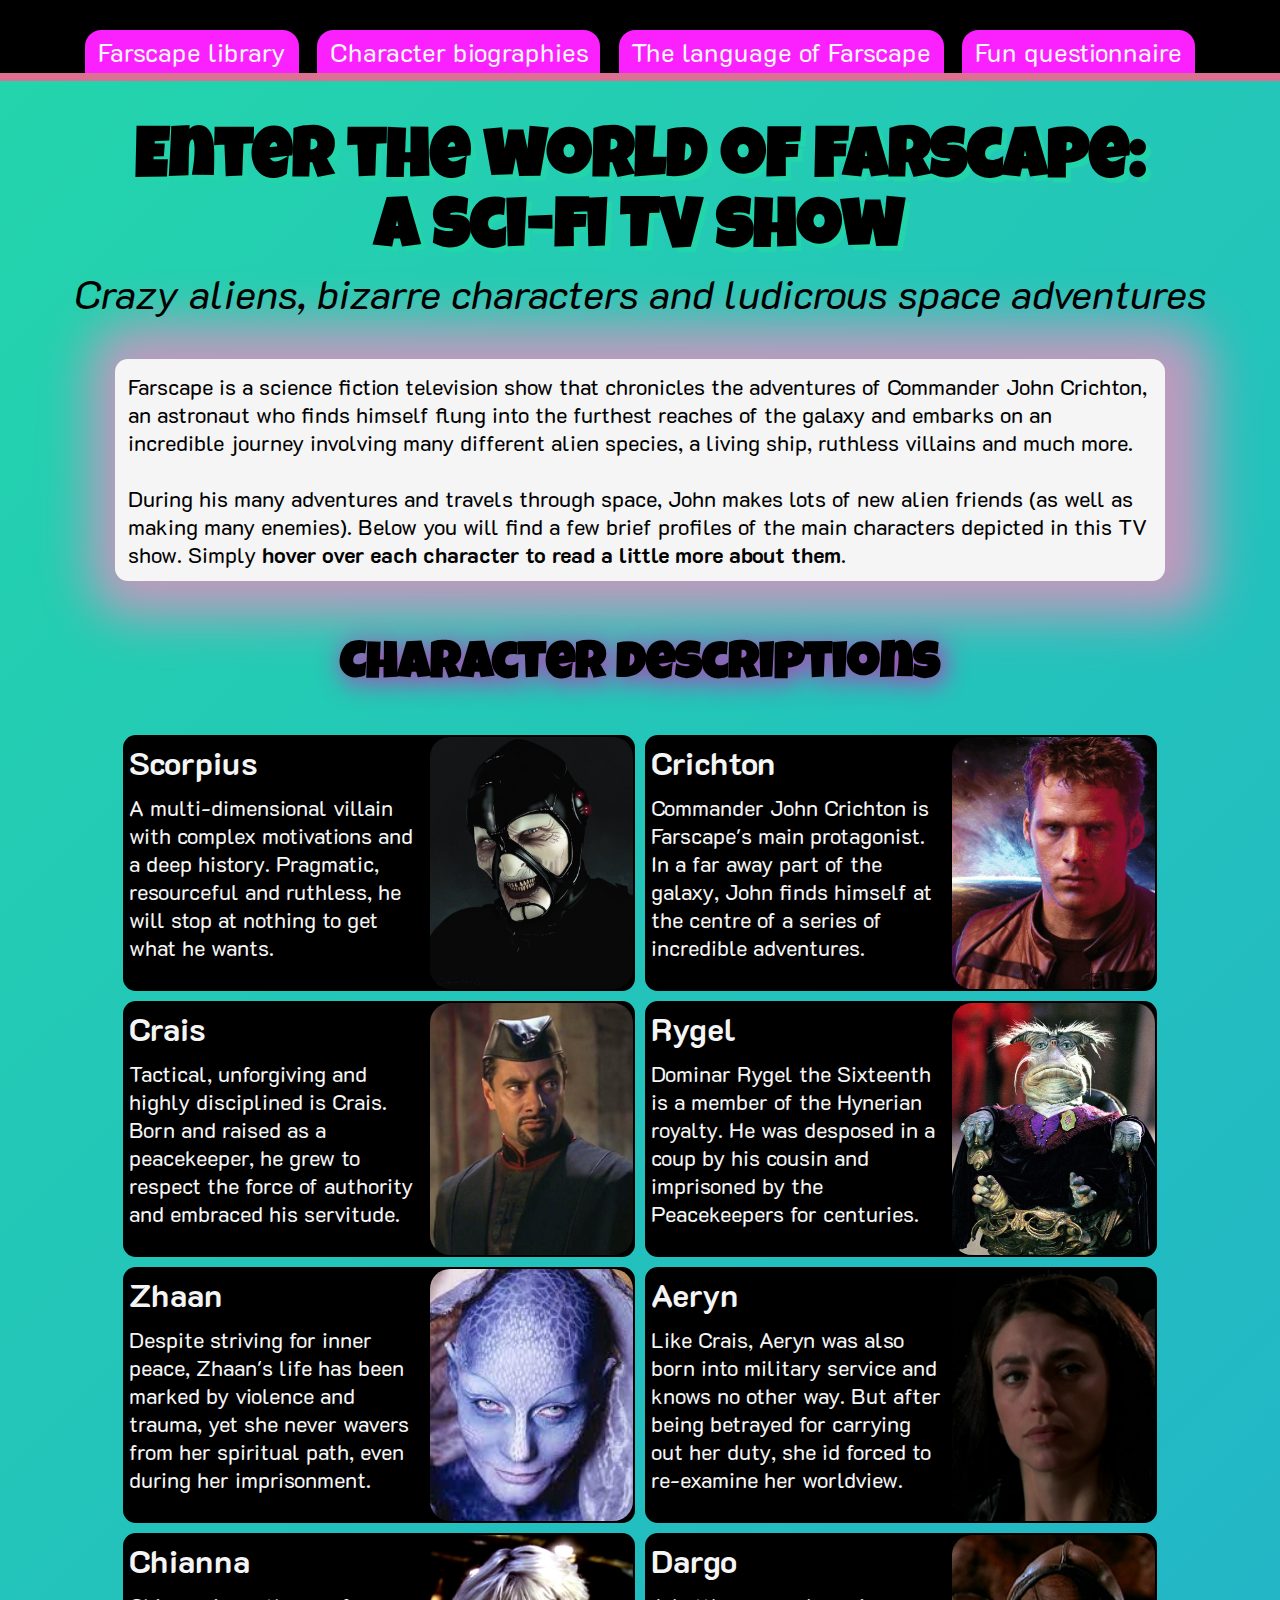
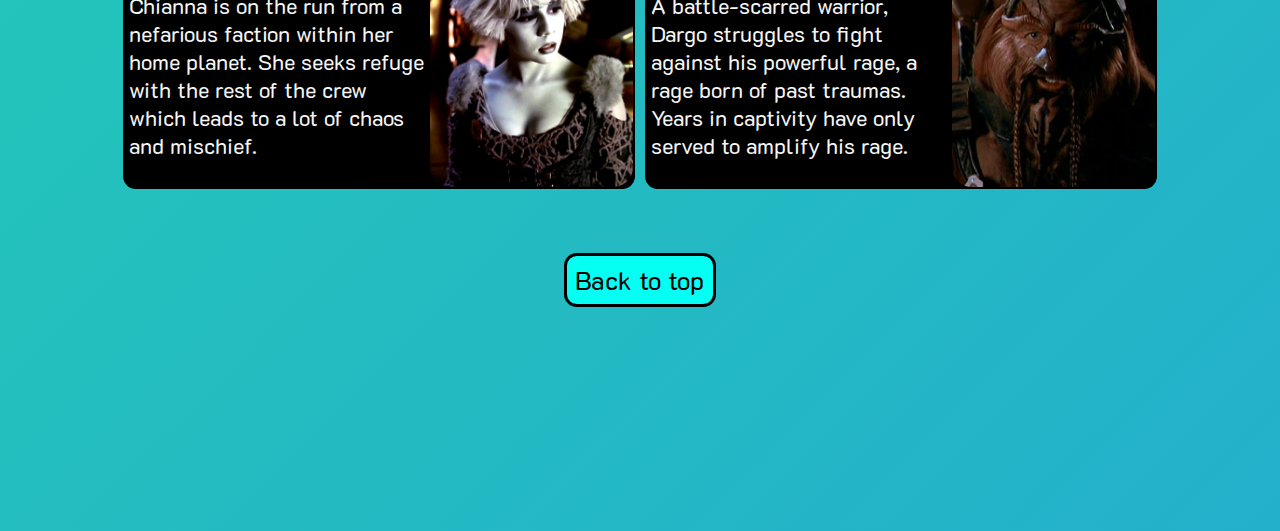
<file: index.html>
<!DOCTYPE html>
<html lang="en">
<head>
    <meta charset="UTF-8">
    <meta http-equiv="X-UA-Compatible" content="IE=edge">
    <meta name="viewport" content="width=device-width, initial-scale=1.0">
    <title>The wonderful world of Farscape</title>
    <link rel="stylesheet" href="./styles.css">
    <script defer src="./script.js"></script>
</head>
<body>
    <nav class="flex-container-1">
        <div class="flex-item-1">
          <a
            href="https://farscape.fandom.com/wiki/Farscape_Encyclopedia_Project:Main_Page"
            target="blank"
          >
            Farscape library
          </a>
        </div>
        <div class="flex-item-1">
          <a
            href="https://farscape.fandom.com/wiki/Category:Main_characters"
            target="blank"
          >
            Character biographies
          </a>
        </div>
        <div class="flex-item-1">
          <a href="farscape-dictionary.html">The language of Farscape</a>
        </div>
        <div class="flex-item-1"> <a href="questionnaire.html">Fun questionnaire</a> </div>
      </nav>

      <h1>Enter the world of Farscape: <br> a sci-fi TV show</h1>
      <p id="subtitle">Crazy aliens, bizarre characters and ludicrous space adventures<p>

      <p class="intro">Farscape is a science fiction television show that chronicles the adventures of Commander John Crichton, an astronaut who finds himself flung into the furthest reaches of the galaxy and embarks on an incredible journey involving many different alien species, a living ship, ruthless villains and much more.
        <br><br>
        During his many adventures and travels through space, John makes lots of new alien friends (as well as making many enemies). Below you will find a few brief profiles of the main characters depicted in this TV show. Simply <strong> hover over each character to read a little more about them</strong>.
      </p>

      <h2>Character descriptions</h2>
      <section class="grid">

        <article id="scorpy" class="hovertext" data-hover="
        Born under traumatic circumstances, Scorpius endured a very difficult childhood under Scarran guardianship. At birth, he was taken by the Scarrans and never knew his birth parents. Whilst in captivity, he was severely mistreated and treated as a tool to serve the Scarrans. He relented for decades and was eventually able to escape his captors, soon joining the Peacekeepers and swiftly climbing the ranks through loyal service and competence. 
        ">
            <h3>Scorpius</h3>
            <p>A multi-dimensional villain with complex motivations and a deep history. Pragmatic, resourceful and ruthless, he will stop at nothing to get what he wants.</p> 
            <img src="scorpy.jpg" alt="Scorpius can often be seen wearing a menacing expression on his face, letting others know he is serious.">
        </article>

        <article id="crichton" class="hovertext" data-hover="
        John always aspired to be an astronaut and follow in the footsteps of his dad. But he never dreamed of seeing the stars, much less being the very first human to make contact with not one, not two, and not three, but many different alien species. John's journey after leaving Earth was a very difficult one, full of pain and tragedy, yet despite everything, he eventually found a measure of peace in himself and in those around him.
        ">
            <h3>Crichton</h3>
            <p>Commander John Crichton is Farscape's main protagonist. In a far away part of the galaxy, John finds himself at the centre of a series of incredible adventures.</p> 
            <img src="crichton.webp" alt="Commander John Crichton in space, in a far-away galaxy.">
        </article>

        <article id="rygel" class="hovertext" data-hover="Before his captivity, Domiar Rygel was sovereign to over 600 billion loyal subjects on his home planet, in the Hyneria cluster. His cousin orchestrated a coup which led to Rygel's capture by the Peacekeepers. Having been a member of the royal class all of his life, he had to learn to adjust to life as a prisoner. Eventually, he would acquire the means to break free of his captivity but only ending up having to constantly evade capture yet again. He is known for his voracious appetite and three stomachs that never seem to get full. Even in the heat of battle, food is always his main priority.">
            <h3>Rygel</h3>
            <p>Dominar Rygel the Sixteenth is a member of the Hynerian royalty. He was desposed in a coup by his cousin and imprisoned by the Peacekeepers for centuries.</p> 
            <img src="dominar.jpg" alt="Regal Rygel poses majestically for all to admire.">
        </article>

        <article id="zhaan" class="hovertext" data-hover="
        Zhaan is a Delvian who has spent the last few years in Peacekeeper captivity. It was during this time that she managed to reconnect with her spiritual roots and to rise above her worldly worries. Zhaan prefers a peaceful solution to most problems but is pragmatic enough to recognise the need for an alternative approach in some situations. She is always on hand to provide guidance and counsel to those in need.
        ">
            <h3>Zhaan</h3>
            <p>Despite striving for inner peace, Zhaan's life has been marked by violence and trauma, yet she never wavers from her spiritual path, even during her imprisonment.</p> 
            <img src="zhaan.jpeg" alt="Zhaan's blue complexion, shared by all Delvians, is a result of chlorophyll pigmentation.">
        </article>

        <article id="chianna" class="hovertext" data-hover="Chianna comes from Nebari Prime, an authoritarian society built upon conformity, obedience and a value system which Chianna refused to live under. Instead, she chose a carefree life and would always rebel against authority.">
            <h3>Chianna</h3>
            <p>Chianna is on the run from a nefarious faction within her home planet. She seeks refuge with the rest of the crew which leads to a lot of chaos and mischief.</p> 
            <img src="chianna.jpg" alt="Chianna is having a quiet moment of reflection about...something.">
        </article>

        <article id="crais" class="hovertext" data-hover="Before crossing paths with Crichton, Captain Bialar Crais held a position of respect and power within the Peacekeeper hierarchy, into which he was conscripted as a child. He burned a lot of bridges on his way to his eventual downfall but still managed to find some redemption at the end of it all.">
            <h3>Crais</h3>
            <p>Tactical, unforgiving and highly disciplined is Crais. Born and raised as a peacekeeper, he grew to respect the force of authority and embraced his servitude.</p> 
            <img src="crais.jpg" alt=".">
        </article>

        <article id="dargo" class="hovertext" data-hover="Dargo is a Luxan warrior, famoulsy known for his Luxan hyper-rage which causes him to come across as angry and aggressive. Yet another victim of the Peacekeepers, he certainly has a lot to be angry about and spends most of his time thinking of ways to find revenge. Dargo is Crichton's closest friend on the show and the two shared a very strong bond of camaraderie.">
            <h3>Dargo</h3>
            <p>A battle-scarred warrior, Dargo struggles to fight against his powerful rage, a rage born of past traumas. Years in captivity have only served to amplify his rage.</p> 
            <img src="dargo.jpg" alt=".">
        </article>

        <article id="aeryn" class="hovertext" data-hover="Aeryn used to be a Peacekeeper and a prowler pilot but her service commission came to an abrupt end on the first day that she met Crichton (indeed, she often blames John for ruining her life). The two would eventually go on to have many colourful adventures, so perhaps it wasn't all so bad in the end.">
            <h3>Aeryn</h3>
            <p>Like Crais, Aeryn was also born into military service and knows no other way. But after being betrayed for carrying out her duty, she id forced to re-examine her worldview.</p> 
            <img src="aeryn.png" alt="Aeryn looking into the distance, contemplating her next move.">
        </article>
        
      </section>
    
      <a id="home" href="#">Back to top</a> <br>
</body>
</html>
</file>
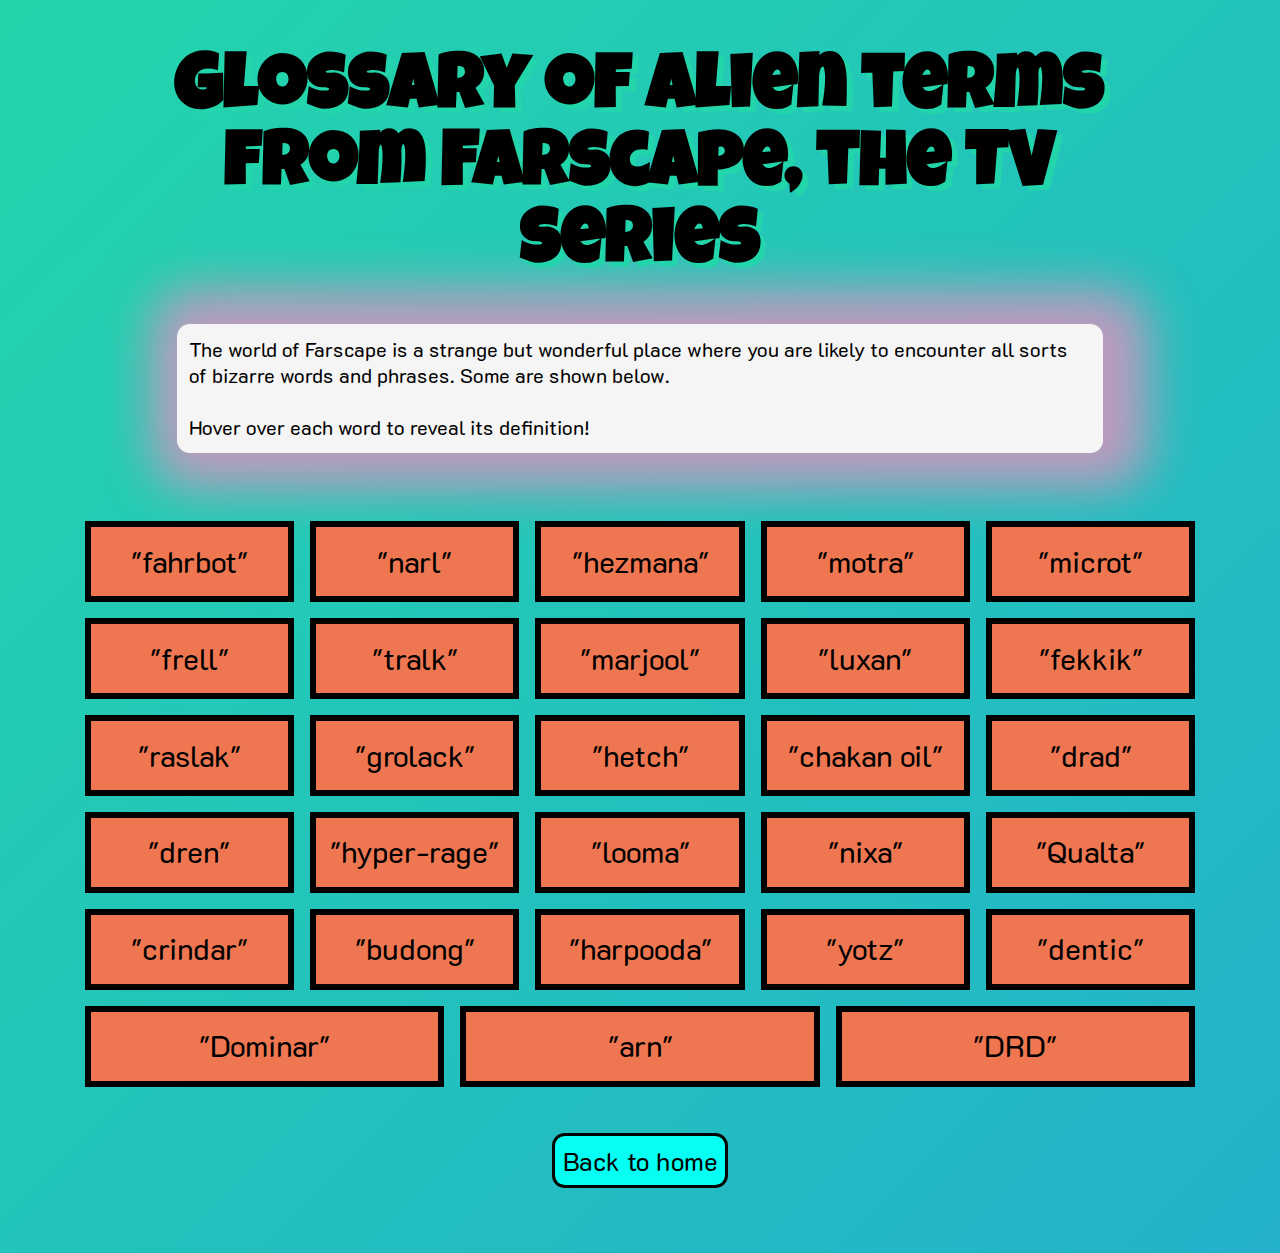
<file: farscape-dictionary.html>
<!DOCTYPE html>
<html lang="en">
  <head>
    <link rel="stylesheet" href="styles.css" />
    <meta charset="UTF-8" />
    <meta http-equiv="X-UA-Compatible" content="IE=edge" />
    <meta name="viewport" content="width=device-width, initial-scale=1.0" />
    <title>Farscape Glossary</title>
  </head>

  <body>
    <div class="body-margin">
      <h1 id="page2-h1">Glossary of alien terms from Farscape, the TV series</h1>

      <p id="page2-intro">
        The world of Farscape is a strange but wonderful place where you are
        likely to encounter all sorts of bizarre words and phrases. Some are
        shown below. <br />
        <br />
        Hover over each word to reveal its definition!
      </p>

      <div class="buttons-div">
        <button id="button1"><span>"fahrbot"</span></button>
        <button id="button2"><span>"narl"</span></button>
        <button id="button3"><span>"hezmana"</span></button>
        <button id="button4"><span>"motra"</span></button>
        <button id="button5"><span>"microt"</span></button>
        <button id="button6"><span>"frell"</span></button>
        <button id="button7"><span>"tralk"</span></button>
        <button id="button8"><span>"marjool"</span></button>
        <button id="button9"><span>"luxan"</span></button>
        <button id="button10"><span>"fekkik"</span></button>
        <button id="button11"><span>"raslak"</span></button>
        <button id="button12"><span>"grolack"</span></button>
        <button id="button13"><span>"hetch"</span></button>
        <button id="button14"><span>"chakan oil"</span></button>
        <button id="button15"><span>"drad"</span></button>
        <button id="button16"><span>"dren"</span></button>
        <button id="button17"><span>"hyper-rage"</span></button>
        <button id="button18"><span>"looma"</span></button>
        <button id="button19"><span>"nixa"</span></button>
        <button id="button20"><span>"Qualta"</span></button>
        <button id="button21"><span>"crindar"</span></button>
        <button id="button22"><span>"budong"</span></button>
        <button id="button23"><span>"harpooda"</span></button>
        <button id="button24"><span>"yotz"</span></button>
        <button id="button25"><span>"dentic"</span></button>
        <button id="button26"><span>"Dominar"</span></button>
        <button id="button27"><span>"arn"</span></button>
        <button id="button28"><span>"DRD"</span></button>
      </div>

      <a class="back-to-home" href="./index.html">Back to home</a>
    </div>
  </body>
</html>
</file>
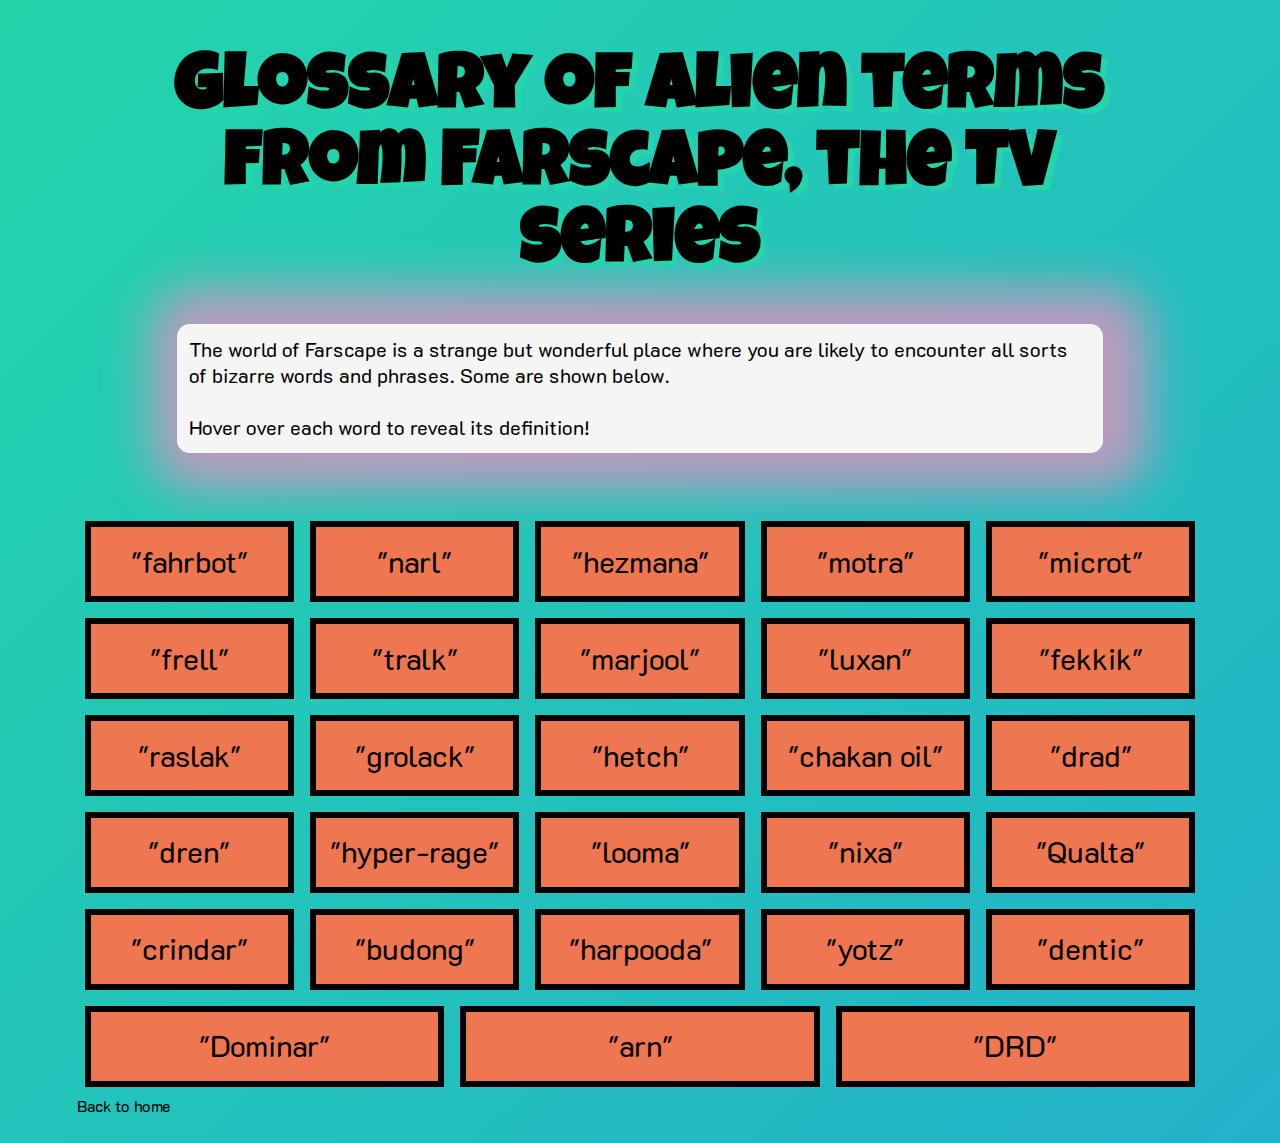
<file: page2.html>
<!DOCTYPE html>
<html lang="en">
  <head>
    <link rel="stylesheet" href="styles.css" />
    <meta charset="UTF-8" />
    <meta http-equiv="X-UA-Compatible" content="IE=edge" />
    <meta name="viewport" content="width=device-width, initial-scale=1.0" />
    <title>Farscape Glossary</title>
  </head>

  <body>
    <div class="body-margin">
      <h1 id="page2-h1">Glossary of alien terms from Farscape, the TV series</h1>

      <p id="page2-intro">
        The world of Farscape is a strange but wonderful place where you are
        likely to encounter all sorts of bizarre words and phrases. Some are
        shown below. <br />
        <br />
        Hover over each word to reveal its definition!
      </p>

      <div class="buttons-div">
        <button id="button1"><span>"fahrbot"</span></button>
        <button id="button2"><span>"narl"</span></button>
        <button id="button3"><span>"hezmana"</span></button>
        <button id="button4"><span>"motra"</span></button>
        <button id="button5"><span>"microt"</span></button>
        <button id="button6"><span>"frell"</span></button>
        <button id="button7"><span>"tralk"</span></button>
        <button id="button8"><span>"marjool"</span></button>
        <button id="button9"><span>"luxan"</span></button>
        <button id="button10"><span>"fekkik"</span></button>
        <button id="button11"><span>"raslak"</span></button>
        <button id="button12"><span>"grolack"</span></button>
        <button id="button13"><span>"hetch"</span></button>
        <button id="button14"><span>"chakan oil"</span></button>
        <button id="button15"><span>"drad"</span></button>
        <button id="button16"><span>"dren"</span></button>
        <button id="button17"><span>"hyper-rage"</span></button>
        <button id="button18"><span>"looma"</span></button>
        <button id="button19"><span>"nixa"</span></button>
        <button id="button20"><span>"Qualta"</span></button>
        <button id="button21"><span>"crindar"</span></button>
        <button id="button22"><span>"budong"</span></button>
        <button id="button23"><span>"harpooda"</span></button>
        <button id="button24"><span>"yotz"</span></button>
        <button id="button25"><span>"dentic"</span></button>
        <button id="button26"><span>"Dominar"</span></button>
        <button id="button27"><span>"arn"</span></button>
        <button id="button28"><span>"DRD"</span></button>
      </div>

      <a id="back-to-home" href="./index.html">Back to home</a>
    </div>
  </body>
</html>
</file>
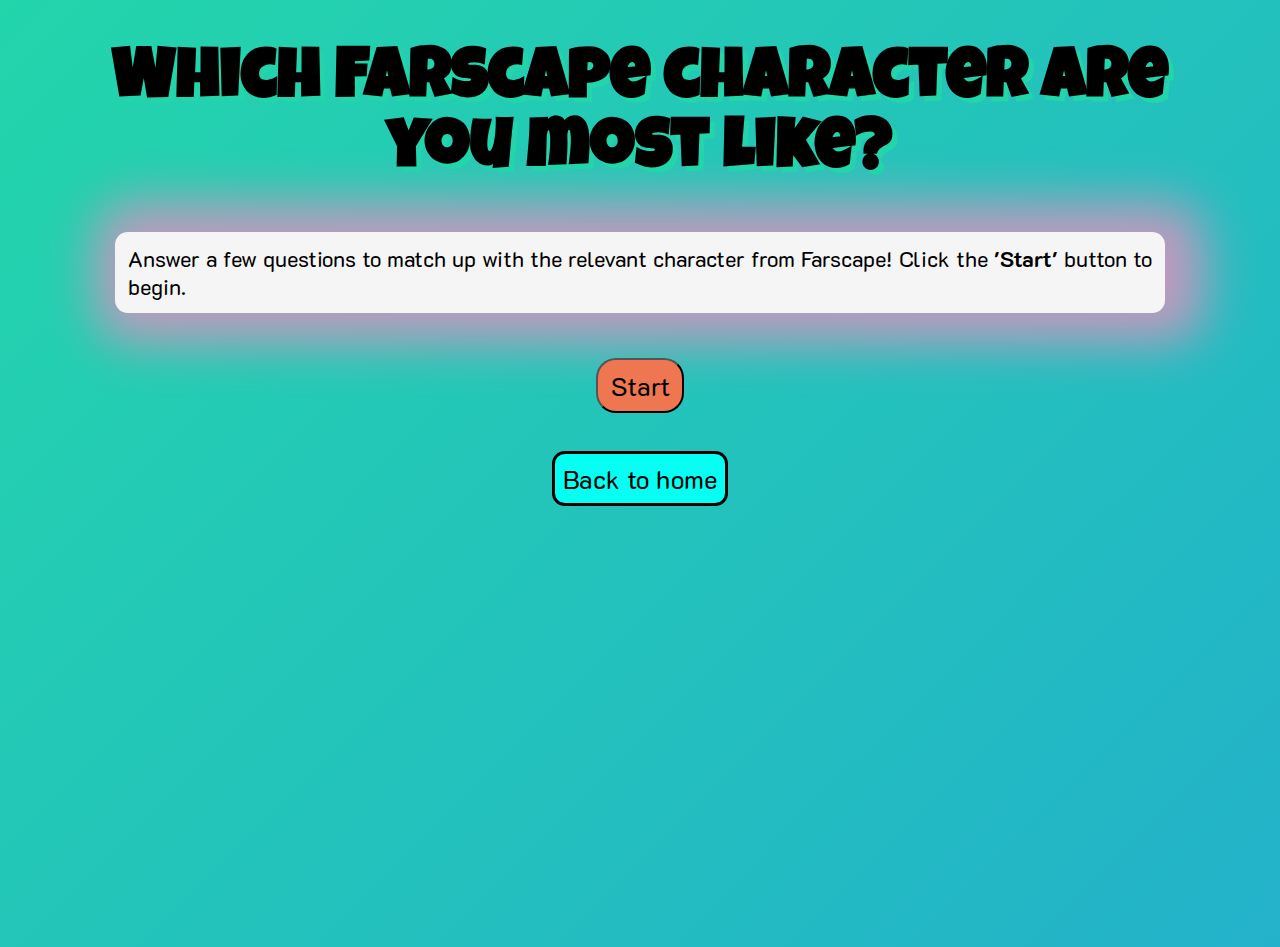
<file: questionnaire.html>
<!DOCTYPE html>
<html lang="en">
  <head>
    <meta charset="UTF-8" />
    <meta http-equiv="X-UA-Compatible" content="IE=edge" />
    <meta name="viewport" content="width=device-width, initial-scale=1.0" />
    <title>Which Farscaper are you?</title>
    <script defer src="./script.js"></script>
    <link rel="stylesheet" href="./styles.css" />
    <link rel="stylesheet" href="./questionnaire-styles.css">
  </head>
  <body>
    <h1>Which Farscape character are you most like?</h1>
    <p id="intro-text" class="intro">Answer a few questions to match up with the relevant character from Farscape! Click the <strong>'Start'</strong> button to begin.</p>
    
    <button type="button" id="select-question">Start</button>  
    <div class="main-div"></div>
    <div class="submit">
    <label for="submit-answer" class="intro" id="submit-answer-label" style="display : none">Submit answer</label>
    <input type="submit" id="submit-answer" style="display : none"/>
  </div>
  <p id="error" class="intro red-intro" style="display: none">Please select an option.</p>

  <div class="image-description" id="Scorpy" style="display: none">
    <h2>Scorpius</h2>
    <p>Scorpius is tactical, highly intelligent and unrelenting. For Scorpius, victory is often assured even in the face of insurmountable odds. He laughs in the face of hard times and shrugs off hardship as if it's nothing.</p>
      <img id="image1" src="scorpy.jpg" alt="Scorpius: a half-Scarran, half-sebacean Peacekeeper.">
  </div>

  <div class="image-description" id="Crichton" style="display: none">
    <h2>Crichton</h2>
    <p>Crichton is funny, loyal, kind-hearted and tenacious. He has a solution for every problem, and no problem is too big for him to handle. He may not always opt for the obvious solution, but he gets the job done every time.</p>
    <img id="image2" src="crichton.webp" alt="Commander John Crichton: American astronaut, adventurer and all-round badass.">
  </div>

  <div class="image-description" id="Rygel" style="display: none">
    <h2>Rygel</h2>
    <p>Rygel is a sophisticated aristocrat who has a taste for the finer things in life. The thing he loves most is food, but he also has an appreciation for art, culture and history. He is not the most reliable member of the team.</p>
    <img id="image2" src="dominar.jpg" alt="Dominar Rygel The Sixteenth of Hyneria.">
  </div>

  <div class="image-description" id="Chianna" style="display: none">
    <h2>Chianna</h2>
    <p>Chianna is carefree and easy-going. She has an optimistic outlook and a friendly personality. She does not allow the past to define her future, and while she has regrets, they don't stop her from living her life.</p>
    <img id="image2" src="chianna.jpg" alt="Chianna the Nebari runaway.">
  </div>

  <div class="image-description" id="Dargo" style="display: none">
    <h2>Dargo</h2>
    <p>Dargo is fierce, disciplined and wise. He comes across as aggressive but that's mainly becasue he isn't afraid to stand up for himself or to take matters into his own hands, when the situation calls for a crude approach.</p>
    <img id="image2" src="dargo.jpg" alt="Ka D'Argo, former general in the Luxan Army.">
  </div>

  <div class="image-description" id="Aeryn" style="display: none">
    <h2>Aeryn</h2>
    <p>Aeryn is usually the most serious person in the group. She prioritises work over play and doesn't much care for maintaining friendships or relationships outside of work, preferring instead to focus on the job.</p>
    <img id="image2" src="aeryn.png" alt="Aeryn Sun, a sebacean and a Peacekeeper.">
  </div>

  <a class="back-to-home" href="./index.html">Back to home</a>
  </body>
</html>
</file>
<file: styles.css>
@import url('https://fonts.googleapis.com/css2?family=Luckiest+Guy&display=swap');
@import url('https://fonts.googleapis.com/css2?family=K2D&display=swap');
@import url('https://fonts.googleapis.com/css2?family=K2D:ital,wght@0,400;1,100&display=swap');


html, body { 
  margin: 0;
  min-height: 100vh;
 }

* {
  font-family: 'K2D', sans-serif;
  text-decoration: none;
 }

 a, a:hover, a:visited, a:active {
    color: inherit;
   }

 body {
    background: linear-gradient(-45deg, #ee7752, #e73c7e, #23a6d5, #23d5ab);
    background-size: 400% 400%;
    animation: gradient 15s ease infinite;
}

@keyframes gradient {
    0% {
        background-position: 0% 50%;
    }
 
    50% {
        background-position: 100% 50%;
    }
 
    100% {
        background-position: 0% 50%;
    }
}

.flex-container-1 {
    display: flex;
    text-align: center;
    flex-direction: row;
    justify-content:center;
    font-size: 2vw;
    margin: 0 auto;
    padding: 0;
    padding-top: 2vw;
    border-bottom: 8px solid palevioletred;
    width: 100%;
    background-color: rgb(0, 0, 0);
}

.flex-item-1 {
    border: 4px solid black;
    border-bottom: none;
    border-radius: 1.6vw 1.6vw 0 0;
    padding: 5px 1vw;
    background-color: rgb(251, 33, 255);
    color: whitesmoke;
    margin: 0 0.4vw;
}

.flex-item-1:hover {
    background-color: rgb(32, 249, 238);
    color:rgb(0, 0, 0);
}

h1 {
  width: 90%;
  margin-left: auto;
  margin-right: auto;
  margin-bottom: 0;
  font-family: 'Luckiest Guy', cursive;
  font-size: 7vw;
  text-align: center;
  text-shadow: 0.4vw 0.4vw #23d5ab;
}

#subtitle {
    display: block;
    text-align: center;
    font-family: 'K2D', sans-serif;
    font-style: italic;
    margin: 0 auto;
    font-size: 4vw;
}

h2 {
    font-family: 'Luckiest Guy', cursive;
    font-size: 4vw;
    text-align: center;
    text-shadow: 0.2vw 0.3vw 2vw #d523b4;
  }

.intro, #page2-intro {
    width: 80%;
    margin: 40px auto 60px;
    font-size: 1.7vw;
    background-color: whitesmoke;
    padding: 1vw;
    border-radius: 1vw;
    box-shadow: 10px 0px 50px 35px #c09abe;
}

#scorpy {grid-area: scorpy;}
#crichton {grid-area: crichton;}
#rygel {grid-area: rygel;}
#zhaan {grid-area: zhaan;}
#chianna {grid-area: chianna;}
#crais {grid-area: crais;}
#aeryn {grid-area: aeryn;}
#dargo {grid-area: dargo;}

.grid {
    display: grid;
    grid-template-areas: 
        'scorpy crichton'
        'crais rygel'
        'zhaan aeryn'
        'chianna dargo';
    grid-template-columns: 40vw 40vw;
    grid-auto-rows: 20vw;
    justify-content: center;
    gap: 10px;
    margin: 25px auto 30px;
    width: 85%;
}

.grid > article {
    border: 2px solid black;
    border-radius: 1vw;
    padding: 4px;
    background-color: rgb(0, 0, 0);
    color: whitesmoke;
    font-size: 1.5em;
    position: relative;
}

.grid > article::after {
    content: "";
    clear: both;
    display: table;
}

article > h3 {
    margin: 0;
    font-size: 2.5vw;
}

article > p{
  margin-top: 10px;
  width: 59%;
  font-size: 1.7vw;
}

article > img{
    height: 100%;
    object-fit: cover;
    max-width: 40%;
    object-position: 100% 0;
    float: right;
    border-radius: 20px;
    position: absolute;
    top: 50%;
    right: 0;
    transform: translate(0, -50%);
}

article#rygel > img {
    object-position: 45% 0;
}

article#zhaan > img {
    object-position: 60% 0;
}

article#chianna > img {
    object-position: 70% 0;
}

article#crais > img {
    object-position: 10% 0;
}

article#aeryn > img {
    object-position: 70% 0;
}

article#dargo > img {
    object-position: 50% 0;
}

#home, .back-to-home{
    display: block;
    width:fit-content;
    margin: 3vw auto;
    padding: 0.6vw;
    text-align: center;
    font-size: 2vw;
    background-color: hsl(177, 100%, 51%);
    border: 3px solid black;
    border-radius: 1vw;
}

#home {
  margin: 5vw auto;
}

.body-margin {
    margin: 3vh 6vw;
    display: flow-root;
 }

 #page2-h1 {
    margin: 2vw auto 2vw;
    font-size: 6vw;
 }

 .buttons-div{
    display: flex;
    flex-direction: row;
    flex-wrap: wrap;
}

.buttons-div > button {
    border: 0.5vw solid black;
    font-size: 2.5vw;
    margin: 1vw;
    flex-grow: 1;
    padding: 1.6vw 0 1.6vw;
}

  button, input[type=submit] {
    width: 6em;
    background-color: #ee7752;
    line-height: 1.4ch;
    /*height: 100%; << allows flex-items to resize independently*/
    transition: background-color 0.8s;
  }

  .buttons-div > button:hover {
    background-color: #000;
    line-height: 80%;
  }

  .back-to-home:hover, #home:hover {
    background-color: rgb(87, 5, 5);
    color: yellow;
  }
  
  button:active, input[type=submit]:active {
  background-color: black;
  color: green;
  transition: none;
}

  button:hover span {
    display: none
  }
  
  #button1:hover:before {
    content: "crazy";
    color: #059626;
  }
  #button2:hover:before {
    content: "kid";
    color: #059626;
  }
  #button3:hover:before {
    content: "hell";
    color: #059626;
  }
  #button4:hover:before {
    content: "metre";
    color: #059626;
  }
  #button5:hover:before {
    content: "second";
    color: #059626;
  }
  #button6:hover:before {
    content: "Parental guidance moment!";
    color: #cf16b3;
  }
  #button7:hover:before {
    content: "Censored!";
    color: #cf16b3;
  }
  #button8:hover:before {
    content: "An edible slug; a Hynerian delicacy";
    color: #059626;
  }
  #button9:hover:before {
    content: "A military alien race with tall statures and face tentacles";
    color: #059626;
  }
  #button10:hover:before {
    content: "Censored!";
    color: #cf16b3;
  }
  #button11:hover:before {
    content: "an alcoholic drink, ten times as potent as Earth whiskey";
    color: #059626;
  }
  #button12:hover:before {
    content: "crispy cooked meat";
    color: #059626;
  }
  #button13:hover:before {
    content: "a unit of speed";
    color: #059626;
  }
  #button14:hover:before {
    content: "used to manufacture pulse weapon ammunition";
    color: #059626;
  }
  #button15:hover:before {
    content: "fantastic";
    color: #059626;
  }
  #button16:hover:before {
    content: "rubbish";
    color: #059626;
  }
  #button17:hover:before {
    content: "a Luxan physiological trait, typified by bouts of uncontrollable mania";
    color: #059626;
  }
  #button18:hover:before {
    content: "an animal appendage";
    color: #059626;
  }
  #button19:hover:before {
    content: "girl";
    color: #059626;
  }
  #button20:hover:before {
    content: "antique Luxan bladed weapon";
    color: #059626;
  }
  #button21:hover:before {
    content: "a unit of currency";
    color: #059626;
  }
  #button22:hover:before {
    content: "a deadly, asteroid-sized space-dog!";
    color: #059626;
  }
  #button23:hover:before {
    content: "Censored!";
    color: #cf16b3;
  }
  #button24:hover:before {
    content: "Hynerian exclamation";
    color: #059626;
  }
  #button25:hover:before {
    content: "a dental hygiene worm (yes, an actual alien worm)";
    color: #059626;
  }
  #button26:hover:before {
    content: "the highest ranking member of the Hynerian royalty";
    color: #059626;
  }
  #button27:hover:before {
    content: "1 hour";
    color: #059626;
    
  }
  #button28:hover:before {
    content: "an autonomous repair bot";
    color: #059626;
  }

  .hovertext {
    position: relative;
    border-bottom: 1px dotted black;
  }
  
  .hovertext:before {
    content: attr(data-hover);
    visibility: hidden;
    opacity: 0;
    width: 90%;
    background-color: rgb(255, 255, 255);
    color: rgb(0, 0, 0);
    text-align: left;
    font-size: 2vw;
    border-radius: 5px;
    padding: 7px;
    transition: opacity 1s ease-in-out;
  
    position: absolute;
    z-index: 1;
    left: 4%;
    top: 100%;
  }
  
  .hovertext:hover:before {
    opacity: 1;
    visibility: visible;
  }

@media (max-width : 900px) {
  .flex-item-1 {
    border-radius: 15px 15px 0 0;
    line-height: 1.7ch;
  }
}

@media (max-width: 600px) {
    .grid {
        width: 80%;
        margin-top: 5px;
        grid-template-areas: 
        'scorpy'
        'crichton'
        'crais'
        'rygel'
        'zhaan'
        'aeryn'
        'chianna'
        'dargo';
        grid-template-columns: 1fr;
        grid-auto-rows: 45vw;
        gap: 5px;
    }
    h1 {
      font-size: 30px;
        margin: 30px auto 0;
    }

    article > h3 {
       font-size: 4vw;
    }

    article > p {
        width: 50%;
        font-size: 3.2vw;
    }
    
    #subtitle {
      font-size: 23px;
    }

    .intro, #page2-intro {
        font-size: 3.2vw;
        margin-top: 30px;
        margin-bottom: 35px;
    }

    img {
        max-width: 50%;
    }

    .flex-container-1 {
        margin: 0 auto 20px;
        padding-top: 10px;
        border-bottom: 3px solid palevioletred;
        gap: 1vw;
    }

    .flex-item-1 {
        font-size: 2.8vw;
        padding: 0 1vw;
    }

    #home, .back-to-home {
        font-size: 16px;
        width: 110px;
    }

    .back-to-home {
      margin-top: 25px;
    }

    .hovertext:before {
        font-size: 3.2vw;
    }

    .buttons-div > button {
      font-size: 20px;  
    }
}

@media (max-width: 800px) {
  h2 {
    font-size: 20px;
  }
}

@media (min-width: 600px) {
  .buttons-div > button {
    font-size: 30px;
    margin: 8px;
  }

  #page2-intro {
    font-size: 20px;
  }
}

@media (min-width: 900px) {
 h1 {
  font-size: 70px;
 }
 #subtitle {
  font-size: 40px;
  margin: 0 5px;
 }
}

@media (min-width: 1300px) {
    .grid {
        grid-template-rows: 300px 300px;
    }
}

@media (min-width: 1500px) {
    .grid {
        grid-template-columns: 600px 600px;
        grid-auto-rows: auto;
        padding: 0;
    }
    h1 {
        font-size: 100px;
        margin: 90px auto 0;
    }

    h2, #subtitle {
        font-size: 60px;
    }

    #page2-h1 {
      font-size: 90px;
    }

    .flex-item-1{
        font-size: 27px;
        margin: 0 10px 0 0;
    }
    .flex-container-1 {
        padding-top: 30px;
    }

    article > p, .intro, #page2-intro, .hovertext:before {
        font-size: 25px;
      }

    article > h3 {
        font-size: 40px;
    }

    .intro, #page2-intro {
        width: 1200px;
        margin: 80px auto 100px;
    }

    #home, .back-to-home {
        font-size: 30px;
        width: 200px;
        padding: 10px;
    }

    .buttons-div > button {
        font-size: 40px;
        border: 9px solid black;
    }

    .buttons-div > button:hover:before {
        font-size: 40px;
    }

}
</file>
<file: questionnaire-styles.css>
br {
    display: block;
    content: "";
    margin-top: 1vw;
}

#select-question, #submit-answer {
    display: block;
    margin: 2vw auto 2vw;
    font-size: 2vw;
    height: fit-content;
    padding: 1vw;
    width: fit-content;
    border-radius: 20px;
}

.red-intro{
    width: fit-content;
    background-color: rgb(255, 103, 2);
    color: rgb(0, 0, 0);
    font-style: italic;
    font-weight: bold;
}

.intro {
    box-shadow: 10px 0px 50px 30px #c09abe;
    margin: 3.5vw auto;
}

.image-description {
    border: 5px solid black;
    border-radius: 20px;
    background-color: black;
    max-width: 900px;
    width: 60%;
    margin: 3.5vw auto;
    height: 35vw;
    position: relative;
    max-height: 350px;
    height: 25vw;
}

.image-description > h2 {
margin: 2% 100% 1% 1%;
font-size: 4vw;
color: aqua;
}

.image-description > p {
  margin: 0 50% 2% 1%;
  color: whitesmoke;
  font-size: 2vw;
  width: 56%;
}

.image-description > img{
    height: 100%;
    width: 100%;
    object-fit: cover;
    max-width: 40%;
    float: right;
    border-radius: 20px;
    position: absolute;
    top: 50%;
    right: 0;
    transform: translate(0, -50%);
}

input[type='radio'] {
vertical-align: middle;
margin: 0.2vw;
}

/*input[type='radio']:after {
    width: fit-content;
    height: fit-content;
    border-radius: 2vw;
    top: -8px;
    left: -4px;
    position: relative;
    background-color: #d1d3d1;
    content: '';
    display: inline-block;
    visibility: visible;
    border: 2px solid white;
}

input[type='radio']:checked:after {
    width: 3vw;
    height: 3vw;
    border-radius: 15px;
    top: -0.4px;
    left: -1px;
    position: relative;
    background-color: #ffa500;
    content: '';
    display: inline-block;
    visibility: visible;
    border: 2px solid white;
}*/

@media (max-width: 850px) {
    h1 {
        margin-top: 45px;
    }
    #submit-answer-label {
        margin: 7vw auto;
        font-size: 14px;
    }
    #intro-text {
        font-size: 14px;
        margin: 7vw auto;
    }
    #select-question, #submit-answer {
        font-size: 16px;
        width: 90px;
        margin: 6vw auto;
    }
    .main-div > div {
        font-size: 11px;
        margin: 7vw auto;
    }
    #error {
        font-size: 12px;
        margin: 6vw auto;
    }
}

@media (max-width: 1200px) {
    .intro {
        font-size: 2vw;
    }
}

@media (min-width: 1300px) { 
    .image-description {
        margin: 40px auto;
    }
}

@media (min-width: 1800px) { 
    .image-description > h2 {
        font-size: 70px;
    }
}

@media (min-width: 1500px) { 
    .back-to-home{
        margin: 70px auto;
    }
    .image-description > p {
        font-size: 30px;
    }
    #select-question, #submit-answer {
        font-size: 50px;
        height: fit-content;
    }
}
</file>
